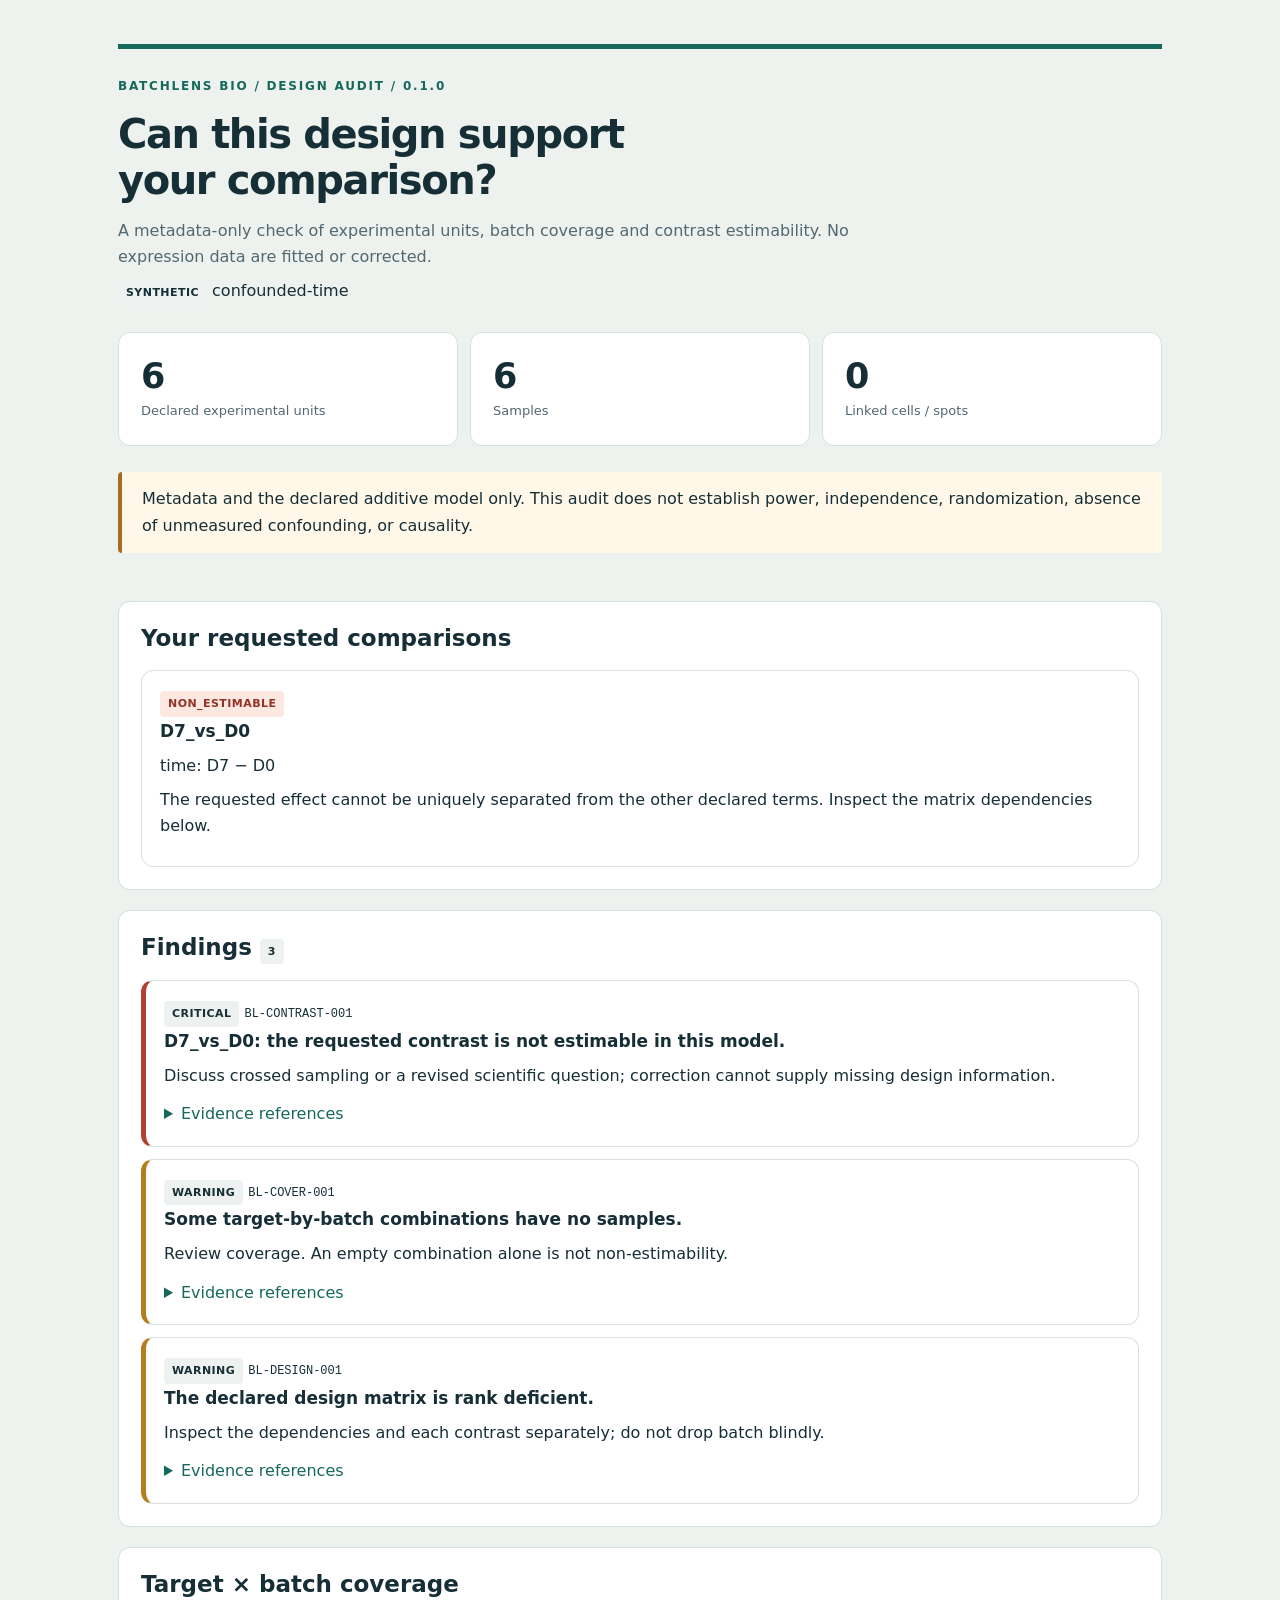
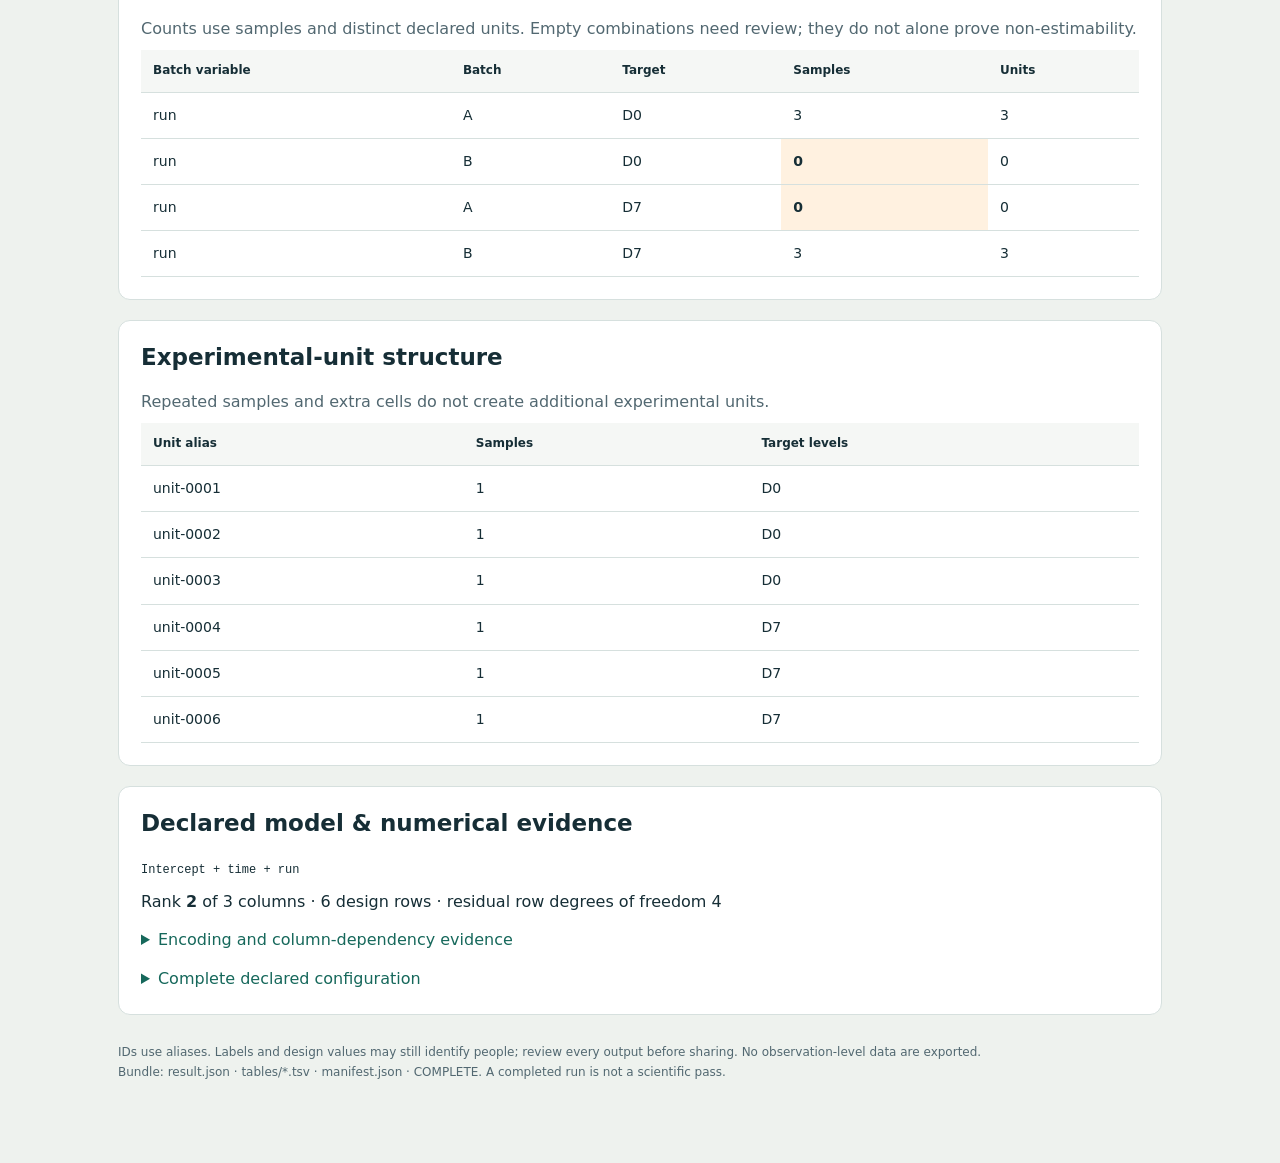
<file: docs/demo.html>
<!doctype html>
<html lang="en">
<head>
<meta charset="utf-8"><meta name="viewport" content="width=device-width,initial-scale=1">
<meta http-equiv="Content-Security-Policy" content="default-src 'none'; style-src 'unsafe-inline'; img-src data:; base-uri 'none'; form-action 'none'">
<title>BatchLens · Experimental design audit</title>
<style>
:root{color-scheme:light;--ink:#162e36;--muted:#526871;--line:#d6e0de;--teal:#16685b;--paper:#fff}
*{box-sizing:border-box}body{margin:0;background:#eef2ee;color:var(--ink);font:16px/1.65 system-ui,sans-serif}
main{max-width:1100px;margin:auto;padding:44px 28px 80px}header{border-top:5px solid var(--teal);padding:28px 0}
.eyebrow{font-size:12px;letter-spacing:.15em;text-transform:uppercase;color:var(--teal);font-weight:750}
h1{font-size:40px;line-height:1.16;letter-spacing:-.035em;margin:14px 0}h2{font-size:23px;line-height:1.3;margin:0 0 16px}
h3{font-size:17px;margin:0 0 6px}p{margin:8px 0}.muted,small{color:var(--muted)}
.intro{max-width:760px}.stats{display:grid;grid-template-columns:repeat(3,1fr);gap:12px;margin:26px 0}
.stat,.card,section{background:var(--paper);border:1px solid var(--line);border-radius:12px;padding:22px}
.stat strong{display:block;font-size:35px;line-height:1.2}.stat span{font-size:13px;color:var(--muted)}
section{margin:20px 0}.notice{border-left:4px solid #a96b20;padding:14px 20px;background:#fff8e9;border-radius:4px}
.cards{display:grid;gap:12px}.card{padding:18px}.critical{border-left:5px solid #b34035}.warning{border-left:5px solid #b47d20}.info{border-left:5px solid #698c86}
.badge{display:inline-block;font:700 11px/1.6 system-ui;padding:4px 8px;background:#edf1f0;border-radius:4px;letter-spacing:.04em}
.NON_ESTIMABLE{background:#fce7e1;color:#913426}.ESTIMABLE{background:#e7f0ec;color:#195549}.NOT_ASSESSED{background:#fff0d5;color:#855212}
.scroll{overflow:auto}table{border-collapse:collapse;width:100%;font-size:14px;text-align:left}td,th{padding:11px 12px;border-bottom:1px solid var(--line);vertical-align:top;overflow-wrap:anywhere}th{background:#f5f7f5;font-size:12px}td.empty{background:#fff1e0;font-weight:700}
code{font:12px/1.6 ui-monospace,monospace;overflow-wrap:anywhere}pre{white-space:pre-wrap;background:#f6f8f5;padding:16px;overflow:auto;font-size:12px}details{margin-top:12px}summary{cursor:pointer;color:var(--teal)}
footer{font-size:12px;color:var(--muted);margin-top:28px}a{color:var(--teal)}
@media(max-width:600px){main{padding:22px 14px}h1{font-size:31px}.stats{gap:7px}.stat{padding:12px}.stat strong{font-size:27px}section{padding:17px}}
@media print{body{background:white}main{padding:0}section,.card{break-inside:avoid}details{display:block}}
</style></head>
<body><main>
<header><div class="eyebrow">BatchLens Bio / Design audit / 0.1.0</div>
<h1>Can this design support<br>your comparison?</h1>
<p class="intro muted">A metadata-only check of experimental units, batch coverage and contrast estimability. No expression data are fitted or corrected.</p>
<p><span class="badge">SYNTHETIC</span> confounded-time</p>
<div class="stats">
<div class="stat"><strong>6</strong><span>Declared experimental units</span></div>
<div class="stat"><strong>6</strong><span>Samples</span></div>
<div class="stat"><strong>0</strong><span>Linked cells / spots</span></div>
</div><div class="notice">Metadata and the declared additive model only. This audit does not establish power, independence, randomization, absence of unmeasured confounding, or causality.</div></header>
<section><h2>Your requested comparisons</h2><div class="cards">
<div class="card"><span class="badge NON_ESTIMABLE">NON_ESTIMABLE</span>
<h3>D7_vs_D0</h3><p>time: D7 − D0</p>
<p>The requested effect cannot be uniquely separated from the other declared terms. Inspect the matrix dependencies below.</p>

</div></div></section>
<section><h2>Findings <span class="badge">3</span></h2>

<div class="cards"><div class="card critical">
<span class="badge">CRITICAL</span> <code>BL-CONTRAST-001</code><h3>D7_vs_D0: the requested contrast is not estimable in this model.</h3><p>Discuss crossed sampling or a revised scientific question; correction cannot supply missing design information.</p>
<details><summary>Evidence references</summary><p>JSON pointers in result.json:</p><code>/contrasts/0</code><br><code>/matrix_diagnostics/dependencies</code><br></details>
</div><div class="card warning">
<span class="badge">WARNING</span> <code>BL-COVER-001</code><h3>Some target-by-batch combinations have no samples.</h3><p>Review coverage. An empty combination alone is not non-estimability.</p>
<details><summary>Evidence references</summary><p>JSON pointers in result.json:</p><code>/coverage</code><br></details>
</div><div class="card warning">
<span class="badge">WARNING</span> <code>BL-DESIGN-001</code><h3>The declared design matrix is rank deficient.</h3><p>Inspect the dependencies and each contrast separately; do not drop batch blindly.</p>
<details><summary>Evidence references</summary><p>JSON pointers in result.json:</p><code>/matrix_diagnostics/dependencies</code><br></details>
</div></div></section>
<section><h2>Target × batch coverage</h2><p class="muted">Counts use samples and distinct declared units. Empty combinations need review; they do not alone prove non-estimability.</p>
<div class="scroll"><table><thead><tr><th>Batch variable</th><th>Batch</th><th>Target</th><th>Samples</th><th>Units</th></tr></thead><tbody>
<tr><td>run</td><td>A</td><td>D0</td><td class="">3</td><td>3</td></tr><tr><td>run</td><td>B</td><td>D0</td><td class="empty">0</td><td>0</td></tr><tr><td>run</td><td>A</td><td>D7</td><td class="empty">0</td><td>0</td></tr><tr><td>run</td><td>B</td><td>D7</td><td class="">3</td><td>3</td></tr>
</tbody></table></div></section>
<section><h2>Experimental-unit structure</h2><p class="muted">Repeated samples and extra cells do not create additional experimental units.</p><div class="scroll"><table><tr><th>Unit alias</th><th>Samples</th><th>Target levels</th></tr>
<tr><td>unit-0001</td><td>1</td><td>D0</td></tr><tr><td>unit-0002</td><td>1</td><td>D0</td></tr><tr><td>unit-0003</td><td>1</td><td>D0</td></tr><tr><td>unit-0004</td><td>1</td><td>D7</td></tr><tr><td>unit-0005</td><td>1</td><td>D7</td></tr><tr><td>unit-0006</td><td>1</td><td>D7</td></tr></table></div></section>

<section><h2>Declared model &amp; numerical evidence</h2>
<p><code>Intercept + time + run</code></p>
<p>Rank <strong>2</strong> of 3 columns · 6 design rows · residual row degrees of freedom 4</p>
<details><summary>Encoding and column-dependency evidence</summary><div class="scroll"><table><tr><th>Column index</th><th>Variable</th><th>Level / kind</th></tr>
<tr><td>0</td><td>Intercept</td><td>intercept</td></tr><tr><td>1</td><td>time</td><td>D7</td></tr><tr><td>2</td><td>run</td><td>B</td></tr></table></div>
<p>Each dependency vector below follows that column order and satisfies Xv ≈ 0. Individual contrasts are checked against the row space.</p><pre>[[-0.0, 1.0, -1.0]]</pre><p>Rank tolerance: <code>4.2638060825584685e-15</code></p>
<p>D7_vs_D0 residual: <code>0.7071067811865475</code> / tolerance <code>1e-10</code></p></details>

<details><summary>Complete declared configuration</summary><pre>{
  "adjust_for": [
    "run"
  ],
  "contrasts": [
    {
      "denominator": "D0",
      "id": "D7_vs_D0",
      "numerator": "D7"
    }
  ],
  "design_mode": "independent",
  "sample_id": "sample_id",
  "schema_version": "1.0",
  "target": "time",
  "unit_id": "unit_id",
  "variables": {
    "run": {
      "levels": [
        "A",
        "B"
      ],
      "reference": "A",
      "role": "batch",
      "type": "categorical"
    },
    "time": {
      "levels": [
        "D0",
        "D7"
      ],
      "reference": "D0",
      "role": "target",
      "type": "categorical"
    }
  }
}</pre></details></section>
<footer>IDs use aliases. Labels and design values may still identify people; review every output before sharing. No observation-level data are exported.<br>Bundle: result.json · tables/*.tsv · manifest.json · COMPLETE. A completed run is not a scientific pass.</footer>
</main></body></html>
</file>
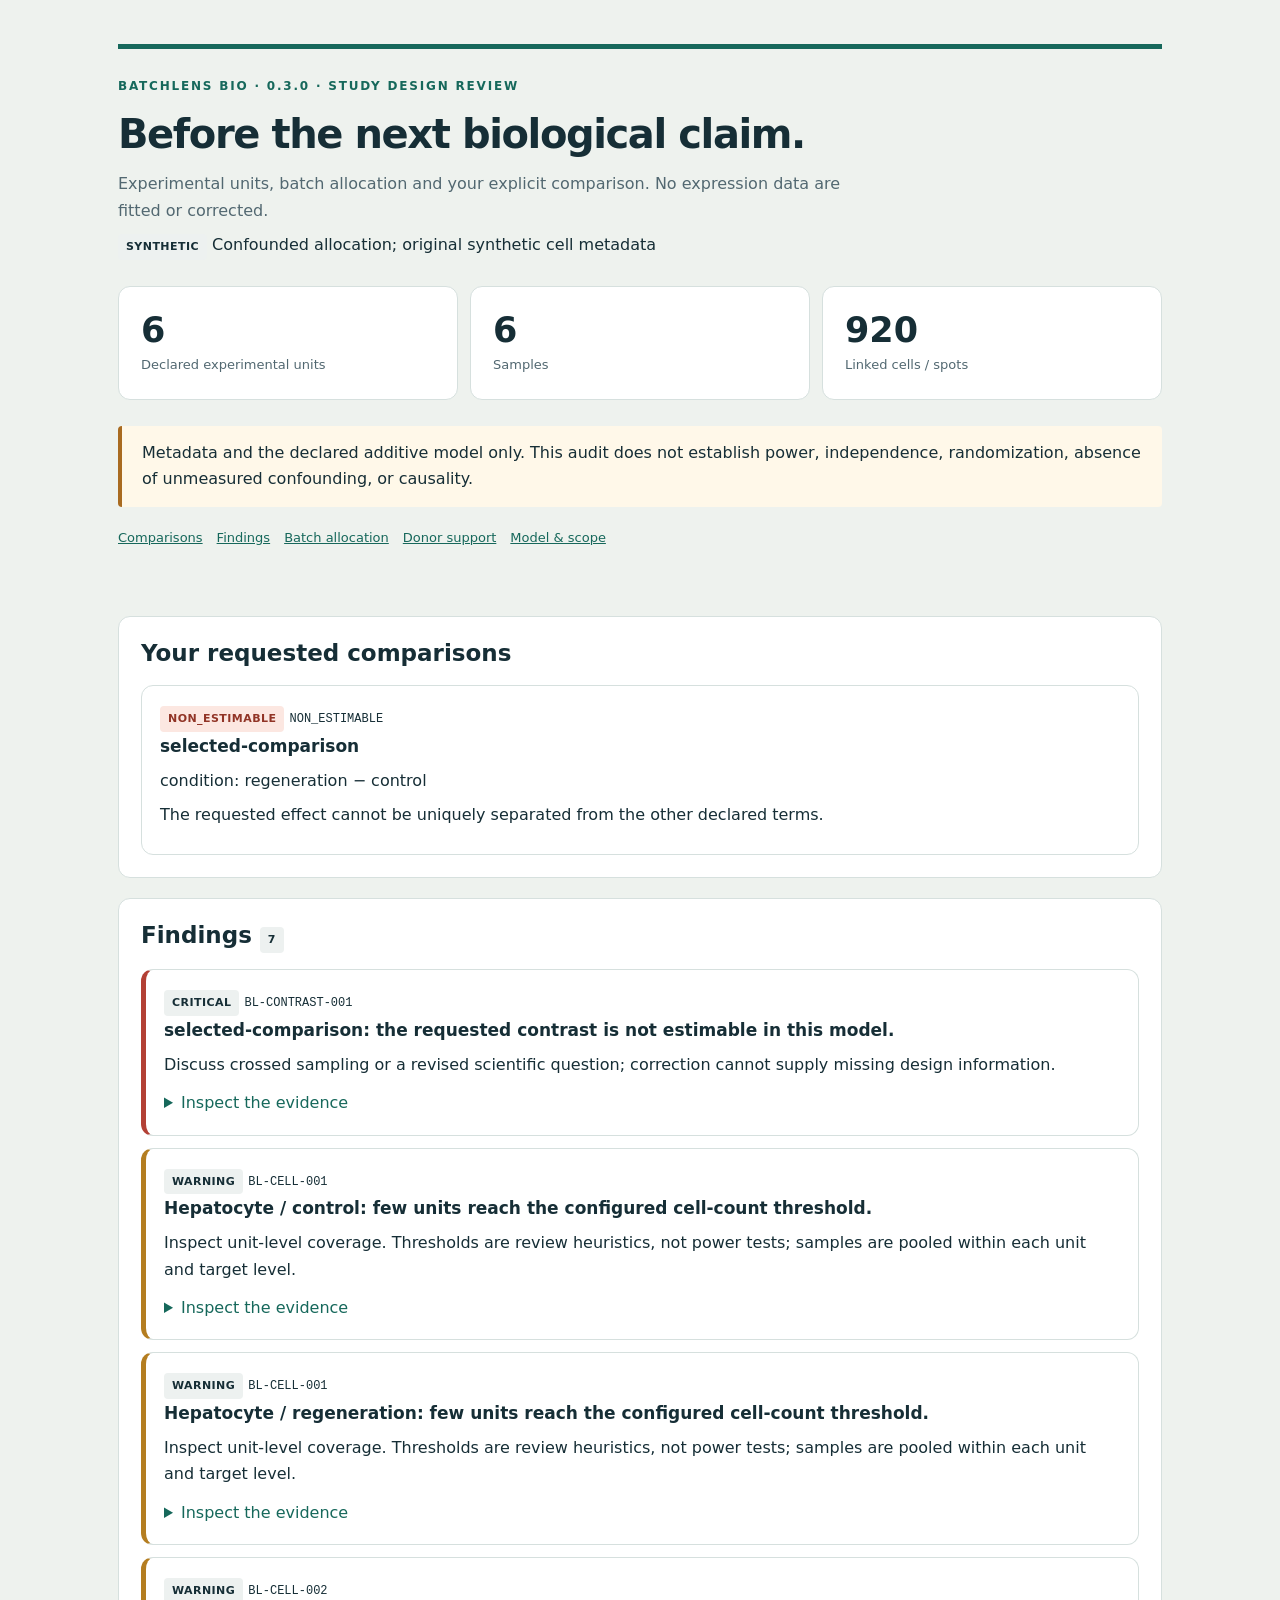
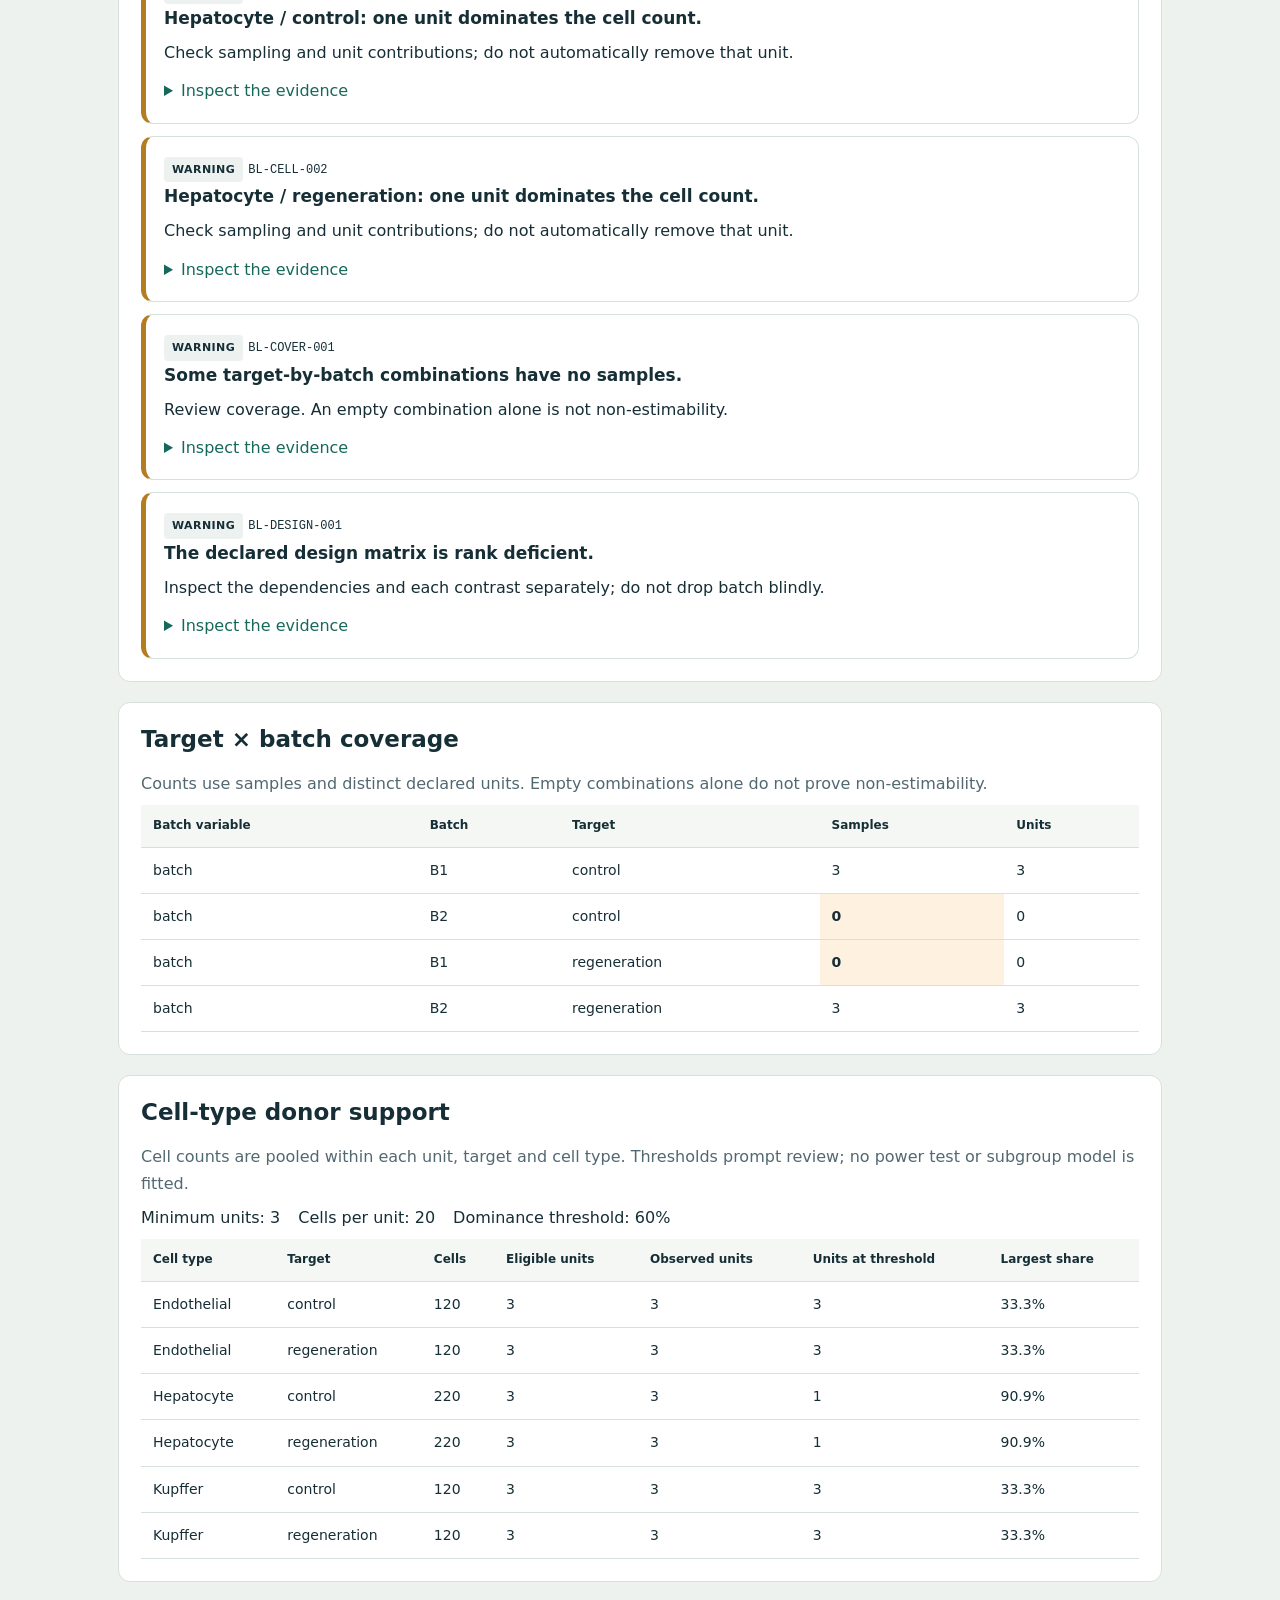
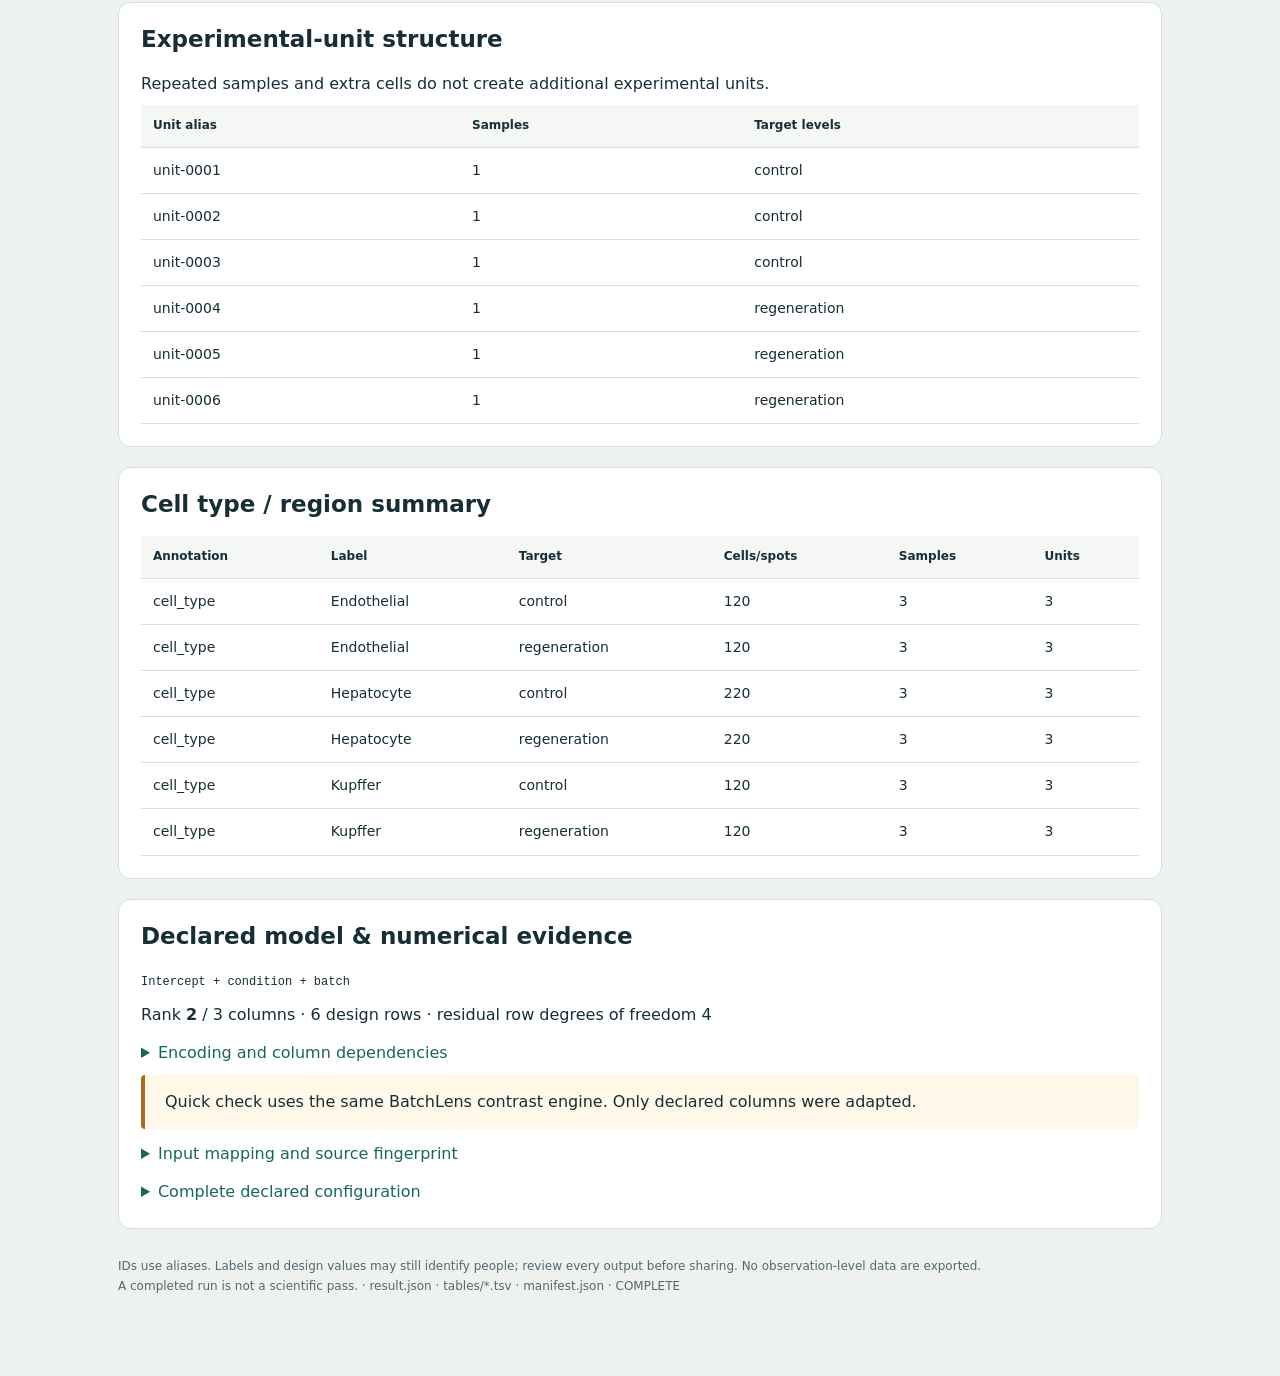
<file: docs/quick-demo.en.html>
<!doctype html>
<html lang="en"><head><meta charset="utf-8"><meta name="viewport" content="width=device-width,initial-scale=1">
<meta http-equiv="Content-Security-Policy" content="default-src 'none'; style-src 'unsafe-inline'; img-src data:; base-uri 'none'; form-action 'none'">
<title>BatchLens · Experimental design audit</title><style>
:root{color-scheme:light;--ink:#162e36;--muted:#526871;--line:#d6e0de;--teal:#16685b;--paper:#fff}
*{box-sizing:border-box}body{margin:0;background:#eef2ee;color:var(--ink);font:16px/1.65 system-ui,sans-serif}
main{max-width:1100px;margin:auto;padding:44px 28px 80px}header{border-top:5px solid var(--teal);padding:28px 0}
.eyebrow{font-size:12px;letter-spacing:.15em;text-transform:uppercase;color:var(--teal);font-weight:750}
h1{font-size:40px;line-height:1.16;letter-spacing:-.035em;margin:14px 0}h2{font-size:23px;line-height:1.3;margin:0 0 16px}
h3{font-size:17px;margin:0 0 6px}p{margin:8px 0}.muted,small{color:var(--muted)}
.intro{max-width:760px}.stats{display:grid;grid-template-columns:repeat(3,1fr);gap:12px;margin:26px 0}
.stat,.card,section{background:var(--paper);border:1px solid var(--line);border-radius:12px;padding:22px}
.stat strong{display:block;font-size:35px;line-height:1.2}.stat span{font-size:13px;color:var(--muted)}
section{margin:20px 0}.notice{border-left:4px solid #a96b20;padding:14px 20px;background:#fff8e9;border-radius:4px}
.cards{display:grid;gap:12px}.card{padding:18px}.critical{border-left:5px solid #b34035}.warning{border-left:5px solid #b47d20}.info{border-left:5px solid #698c86}
.badge{display:inline-block;font:700 11px/1.6 system-ui;padding:4px 8px;background:#edf1f0;border-radius:4px;letter-spacing:.04em}
.NON_ESTIMABLE{background:#fce7e1;color:#913426}.ESTIMABLE{background:#e7f0ec;color:#195549}.NOT_ASSESSED{background:#fff0d5;color:#855212}
.scroll{overflow:auto}table{border-collapse:collapse;width:100%;font-size:14px;text-align:left}td,th{padding:11px 12px;border-bottom:1px solid var(--line);vertical-align:top;overflow-wrap:anywhere}th{background:#f5f7f5;font-size:12px}td.empty{background:#fff1e0;font-weight:700}
code{font:12px/1.6 ui-monospace,monospace;overflow-wrap:anywhere}pre{white-space:pre-wrap;background:#f6f8f5;padding:16px;overflow:auto;font-size:12px}details{margin-top:12px}summary{cursor:pointer;color:var(--teal)}
footer{font-size:12px;color:var(--muted);margin-top:28px}a{color:var(--teal)}
@media(max-width:600px){main{padding:22px 14px}h1{font-size:31px}.stats{gap:7px}.stat{padding:12px}.stat strong{font-size:27px}section{padding:17px}}
@media print{body{background:white}main{padding:0}section,.card{break-inside:avoid}details{display:block}}

.stat,section,.card{min-width:0}.scroll{max-width:100%}table{min-width:600px}nav{display:flex;gap:14px;flex-wrap:wrap;margin:20px 0}nav a{font-size:13px}details pre{max-height:480px}.thresholds{display:flex;gap:18px;flex-wrap:wrap}.notice{overflow-wrap:anywhere}summary:focus-visible,a:focus-visible{outline:3px solid #77ad98;outline-offset:3px}section{scroll-margin-top:20px}
@media print{details>*{display:block!important}details pre{max-height:none}.scroll{overflow:visible}table{min-width:0}}
</style></head><body><main><header><div class="eyebrow">BatchLens Bio · 0.3.0 · Study design review</div>
<h1>Before the next biological claim.</h1>
<p class="intro muted">Experimental units, batch allocation and your explicit comparison. No expression data are fitted or corrected.</p>
<p><span class="badge">SYNTHETIC</span> Confounded allocation; original synthetic cell metadata</p>
<div class="stats"><div class="stat"><strong>6</strong><span>Declared experimental units</span></div><div class="stat"><strong>6</strong><span>Samples</span></div><div class="stat"><strong>920</strong><span>Linked cells / spots</span></div></div>
<div class="notice">Metadata and the declared additive model only. This audit does not establish power, independence, randomization, absence of unmeasured confounding, or causality.</div>
<nav aria-label="Report sections"><a href="#comparisons">Comparisons</a><a href="#findings">Findings</a><a href="#allocation">Batch allocation</a><a href="#cell-support">Donor support</a><a href="#model">Model &amp; scope</a></nav></header>
<section id="comparisons"><h2>Your requested comparisons</h2><div class="cards">
<div class="card"><span class="badge NON_ESTIMABLE">NON_ESTIMABLE</span> <code>NON_ESTIMABLE</code><h3>selected-comparison</h3><p>condition: regeneration − control</p>
<p>The requested effect cannot be uniquely separated from the other declared terms.</p></div></div></section>
<section id="findings"><h2>Findings <span class="badge">7</span></h2>
<div class="cards"><article class="card critical"><span class="badge">CRITICAL</span> <code>BL-CONTRAST-001</code><h3>selected-comparison: the requested contrast is not estimable in this model.</h3><p>Discuss crossed sampling or a revised scientific question; correction cannot supply missing design information.</p><details><summary>Inspect the evidence</summary><pre>[
  {
    "denominator": "control",
    "id": "selected-comparison",
    "numerator": "regeneration",
    "row_space_residual": 0.7071067811865474,
    "status": "NON_ESTIMABLE",
    "tolerance": 1e-10,
    "vector": [
      0.0,
      1.0,
      0.0
    ]
  },
  [
    [
      -0.0,
      1.0,
      -1.0
    ]
  ]
]</pre><p>JSON pointers in result.json:</p><code>/contrasts/0</code><br><code>/matrix_diagnostics/dependencies</code><br></details></article><article class="card warning"><span class="badge">WARNING</span> <code>BL-CELL-001</code><h3>Hepatocyte / control: few units reach the configured cell-count threshold.</h3><p>Inspect unit-level coverage. Thresholds are review heuristics, not power tests; samples are pooled within each unit and target level.</p><details><summary>Inspect the evidence</summary><pre>[
  {
    "cell_type": "Hepatocyte",
    "cells": 220,
    "dominance_threshold": 0.6,
    "eligible_units": 3,
    "largest_unit_share": 0.9090909090909091,
    "min_cells": 20,
    "min_units": 3,
    "observed_units": 3,
    "supported_units": 1,
    "target_level": "control"
  }
]</pre><p>JSON pointers in result.json:</p><code>/cell_support/2</code><br></details></article><article class="card warning"><span class="badge">WARNING</span> <code>BL-CELL-001</code><h3>Hepatocyte / regeneration: few units reach the configured cell-count threshold.</h3><p>Inspect unit-level coverage. Thresholds are review heuristics, not power tests; samples are pooled within each unit and target level.</p><details><summary>Inspect the evidence</summary><pre>[
  {
    "cell_type": "Hepatocyte",
    "cells": 220,
    "dominance_threshold": 0.6,
    "eligible_units": 3,
    "largest_unit_share": 0.9090909090909091,
    "min_cells": 20,
    "min_units": 3,
    "observed_units": 3,
    "supported_units": 1,
    "target_level": "regeneration"
  }
]</pre><p>JSON pointers in result.json:</p><code>/cell_support/3</code><br></details></article><article class="card warning"><span class="badge">WARNING</span> <code>BL-CELL-002</code><h3>Hepatocyte / control: one unit dominates the cell count.</h3><p>Check sampling and unit contributions; do not automatically remove that unit.</p><details><summary>Inspect the evidence</summary><pre>[
  {
    "cell_type": "Hepatocyte",
    "cells": 220,
    "dominance_threshold": 0.6,
    "eligible_units": 3,
    "largest_unit_share": 0.9090909090909091,
    "min_cells": 20,
    "min_units": 3,
    "observed_units": 3,
    "supported_units": 1,
    "target_level": "control"
  }
]</pre><p>JSON pointers in result.json:</p><code>/cell_support/2</code><br></details></article><article class="card warning"><span class="badge">WARNING</span> <code>BL-CELL-002</code><h3>Hepatocyte / regeneration: one unit dominates the cell count.</h3><p>Check sampling and unit contributions; do not automatically remove that unit.</p><details><summary>Inspect the evidence</summary><pre>[
  {
    "cell_type": "Hepatocyte",
    "cells": 220,
    "dominance_threshold": 0.6,
    "eligible_units": 3,
    "largest_unit_share": 0.9090909090909091,
    "min_cells": 20,
    "min_units": 3,
    "observed_units": 3,
    "supported_units": 1,
    "target_level": "regeneration"
  }
]</pre><p>JSON pointers in result.json:</p><code>/cell_support/3</code><br></details></article><article class="card warning"><span class="badge">WARNING</span> <code>BL-COVER-001</code><h3>Some target-by-batch combinations have no samples.</h3><p>Review coverage. An empty combination alone is not non-estimability.</p><details><summary>Inspect the evidence</summary><pre>[
  [
    {
      "batch_level": "B1",
      "batch_variable": "batch",
      "samples": 3,
      "target_level": "control",
      "units": 3
    },
    {
      "batch_level": "B2",
      "batch_variable": "batch",
      "samples": 0,
      "target_level": "control",
      "units": 0
    },
    {
      "batch_level": "B1",
      "batch_variable": "batch",
      "samples": 0,
      "target_level": "regeneration",
      "units": 0
    },
    {
      "batch_level": "B2",
      "batch_variable": "batch",
      "samples": 3,
      "target_level": "regeneration",
      "units": 3
    }
  ]
]</pre><p>JSON pointers in result.json:</p><code>/coverage</code><br></details></article><article class="card warning"><span class="badge">WARNING</span> <code>BL-DESIGN-001</code><h3>The declared design matrix is rank deficient.</h3><p>Inspect the dependencies and each contrast separately; do not drop batch blindly.</p><details><summary>Inspect the evidence</summary><pre>[
  [
    [
      -0.0,
      1.0,
      -1.0
    ]
  ]
]</pre><p>JSON pointers in result.json:</p><code>/matrix_diagnostics/dependencies</code><br></details></article></div></section>
<section id="allocation"><h2>Target × batch coverage</h2><p class="muted">Counts use samples and distinct declared units. Empty combinations alone do not prove non-estimability.</p><div class="scroll" tabindex="0"><table><thead><tr><th>Batch variable</th><th>Batch</th><th>Target</th><th>Samples</th><th>Units</th></tr></thead><tbody><tr><td>batch</td><td>B1</td><td>control</td><td class="">3</td><td>3</td></tr><tr><td>batch</td><td>B2</td><td>control</td><td class="empty">0</td><td>0</td></tr><tr><td>batch</td><td>B1</td><td>regeneration</td><td class="empty">0</td><td>0</td></tr><tr><td>batch</td><td>B2</td><td>regeneration</td><td class="">3</td><td>3</td></tr></tbody></table></div></section>
<section id="cell-support"><h2>Cell-type donor support</h2><p class="muted">Cell counts are pooled within each unit, target and cell type. Thresholds prompt review; no power test or subgroup model is fitted.</p><p class="thresholds"><span>Minimum units: 3</span><span>Cells per unit: 20</span><span>Dominance threshold: 60%</span></p>
<div class="scroll" tabindex="0"><table><thead><tr><th>Cell type</th><th>Target</th><th>Cells</th><th>Eligible units</th><th>Observed units</th><th>Units at threshold</th><th>Largest share</th></tr></thead><tbody><tr><td>Endothelial</td><td>control</td><td>120</td><td>3</td><td>3</td><td>3</td><td>33.3%</td></tr><tr><td>Endothelial</td><td>regeneration</td><td>120</td><td>3</td><td>3</td><td>3</td><td>33.3%</td></tr><tr><td>Hepatocyte</td><td>control</td><td>220</td><td>3</td><td>3</td><td>1</td><td>90.9%</td></tr><tr><td>Hepatocyte</td><td>regeneration</td><td>220</td><td>3</td><td>3</td><td>1</td><td>90.9%</td></tr><tr><td>Kupffer</td><td>control</td><td>120</td><td>3</td><td>3</td><td>3</td><td>33.3%</td></tr><tr><td>Kupffer</td><td>regeneration</td><td>120</td><td>3</td><td>3</td><td>3</td><td>33.3%</td></tr></tbody></table></div></section>
<section><h2>Experimental-unit structure</h2><p>Repeated samples and extra cells do not create additional experimental units.</p><div class="scroll" tabindex="0"><table><tr><th>Unit alias</th><th>Samples</th><th>Target levels</th></tr><tr><td>unit-0001</td><td>1</td><td>control</td></tr><tr><td>unit-0002</td><td>1</td><td>control</td></tr><tr><td>unit-0003</td><td>1</td><td>control</td></tr><tr><td>unit-0004</td><td>1</td><td>regeneration</td></tr><tr><td>unit-0005</td><td>1</td><td>regeneration</td></tr><tr><td>unit-0006</td><td>1</td><td>regeneration</td></tr></table></div></section>
<section><h2>Cell type / region summary</h2><div class="scroll" tabindex="0"><table><tr><th>Annotation</th><th>Label</th><th>Target</th><th>Cells/spots</th><th>Samples</th><th>Units</th></tr><tr><td>cell_type</td><td>Endothelial</td><td>control</td><td>120</td><td>3</td><td>3</td></tr><tr><td>cell_type</td><td>Endothelial</td><td>regeneration</td><td>120</td><td>3</td><td>3</td></tr><tr><td>cell_type</td><td>Hepatocyte</td><td>control</td><td>220</td><td>3</td><td>3</td></tr><tr><td>cell_type</td><td>Hepatocyte</td><td>regeneration</td><td>220</td><td>3</td><td>3</td></tr><tr><td>cell_type</td><td>Kupffer</td><td>control</td><td>120</td><td>3</td><td>3</td></tr><tr><td>cell_type</td><td>Kupffer</td><td>regeneration</td><td>120</td><td>3</td><td>3</td></tr></table></div></section>
<section id="model"><h2>Declared model &amp; numerical evidence</h2><p><code>Intercept + condition + batch</code></p>
<p>Rank <strong>2</strong> / 3 columns · 6 design rows · residual row degrees of freedom 4</p><details><summary>Encoding and column dependencies</summary><div class="scroll" tabindex="0"><table><tr><th>Index</th><th>Variable</th><th>Level / kind</th></tr><tr><td>0</td><td>Intercept</td><td>intercept</td></tr><tr><td>1</td><td>condition</td><td>regeneration</td></tr><tr><td>2</td><td>batch</td><td>B2</td></tr></table></div><p>Each dependency follows the column order above and satisfies Xv ≈ 0. Contrasts are checked against the row space.</p><pre>[[-0.0, 1.0, -1.0]]</pre><p>Rank tolerance: <code>4.2638060825584685e-15</code></p><p>selected-comparison: residual 0.7071067811865474 / tolerance 1e-10</p></details>
<p class="notice">Quick check uses the same BatchLens contrast engine. Only declared columns were adapted. </p><details><summary>Input mapping and source fingerprint</summary><pre>{
  "cell_id_uniqueness": "checked",
  "column_mapping": {
    "batch": "batch",
    "cell_id": "cell_id",
    "cell_type": "cell_type",
    "sample": "sample",
    "target": "condition",
    "timepoint": null,
    "unit": "donor"
  },
  "mode": "quick",
  "rows": 920,
  "source_sha256": "24dd5c13d4c8688c847206e9fda8e0840def886a359452a6e33033a51ae9ba6a"
}</pre></details>
<details><summary>Complete declared configuration</summary><pre>{
  "adjust_for": [
    "batch"
  ],
  "cell_coverage": {
    "dominance": 0.6,
    "min_cells": 20,
    "min_units": 3
  },
  "contrasts": [
    {
      "denominator": "control",
      "id": "selected-comparison",
      "numerator": "regeneration"
    }
  ],
  "design_mode": "independent",
  "sample_id": "sample_id",
  "schema_version": "1.0",
  "target": "condition",
  "unit_id": "unit_id",
  "variables": {
    "batch": {
      "levels": [
        "B1",
        "B2"
      ],
      "reference": "B1",
      "role": "batch",
      "type": "categorical"
    },
    "condition": {
      "levels": [
        "control",
        "regeneration"
      ],
      "reference": "control",
      "role": "target",
      "type": "categorical"
    }
  }
}</pre></details></section>
<footer>IDs use aliases. Labels and design values may still identify people; review every output before sharing. No observation-level data are exported.<br>A completed run is not a scientific pass. · result.json · tables/*.tsv · manifest.json · COMPLETE</footer></main></body></html>
</file>
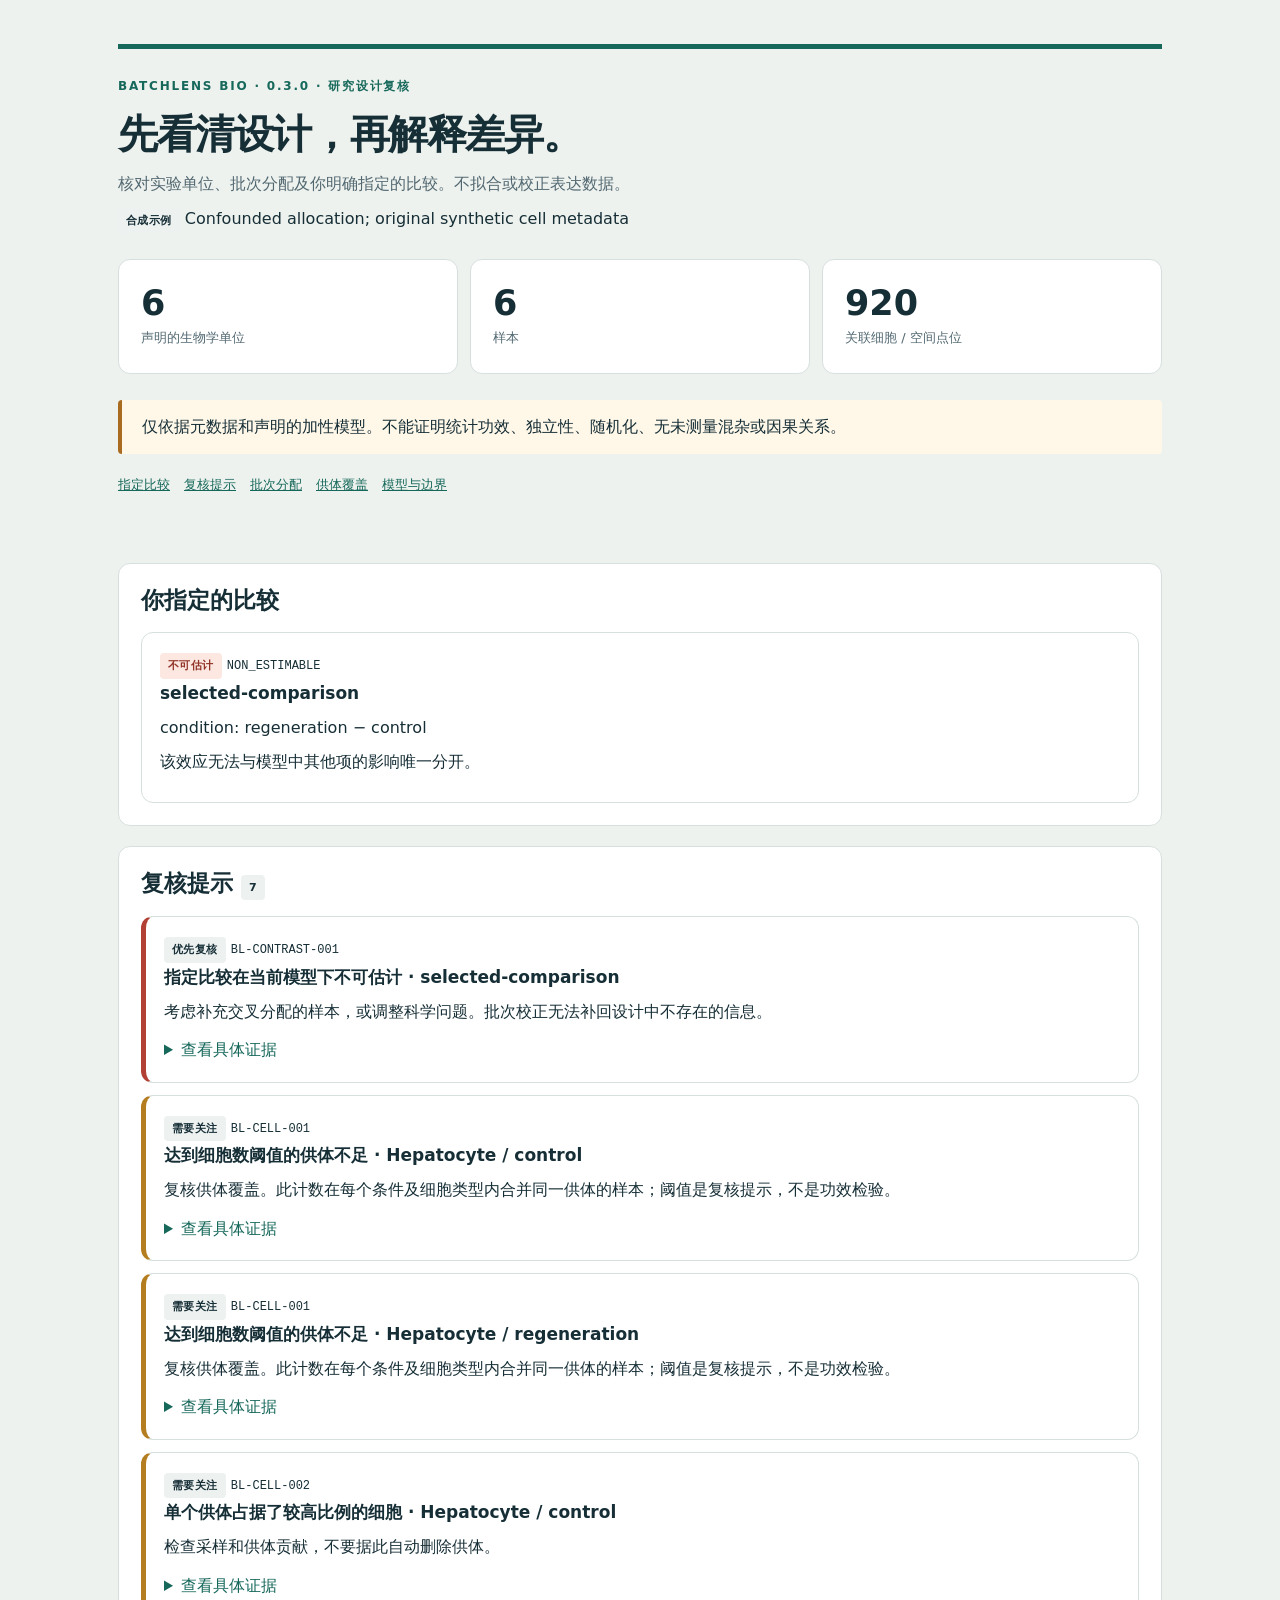
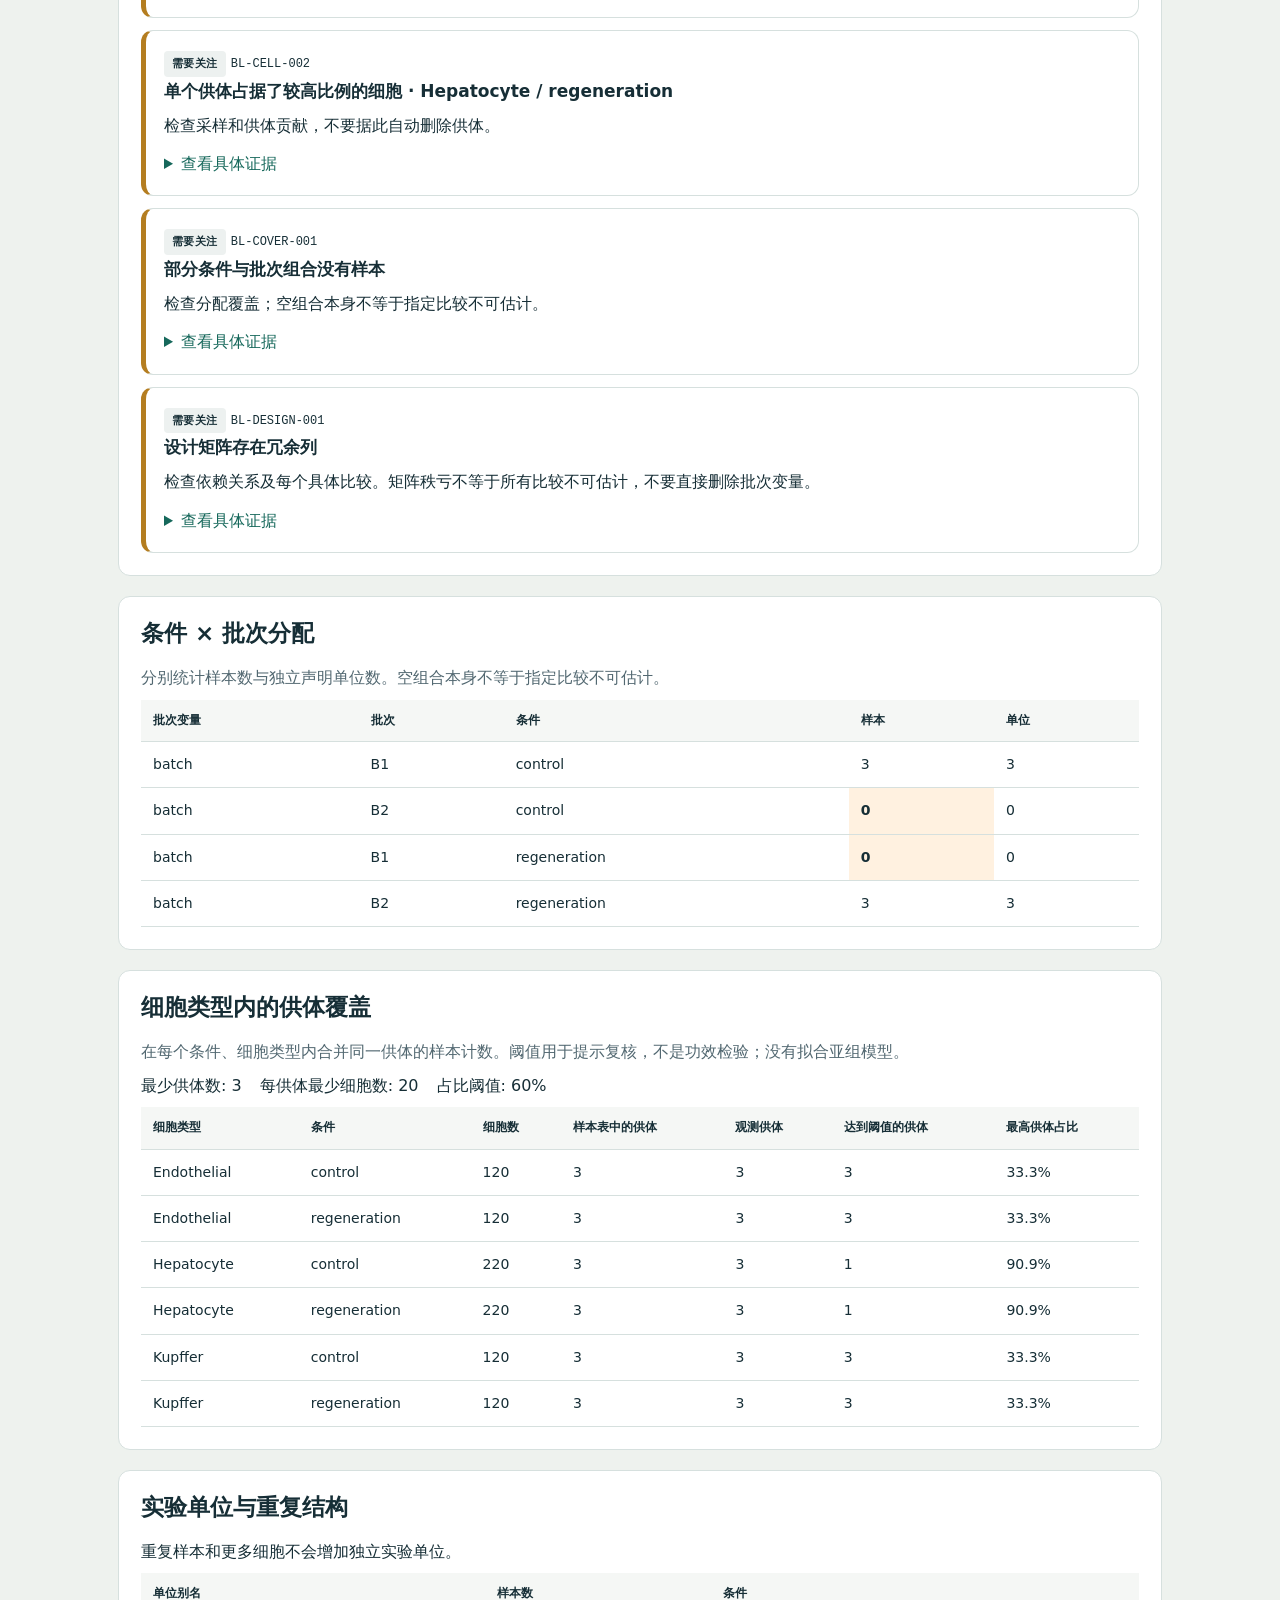
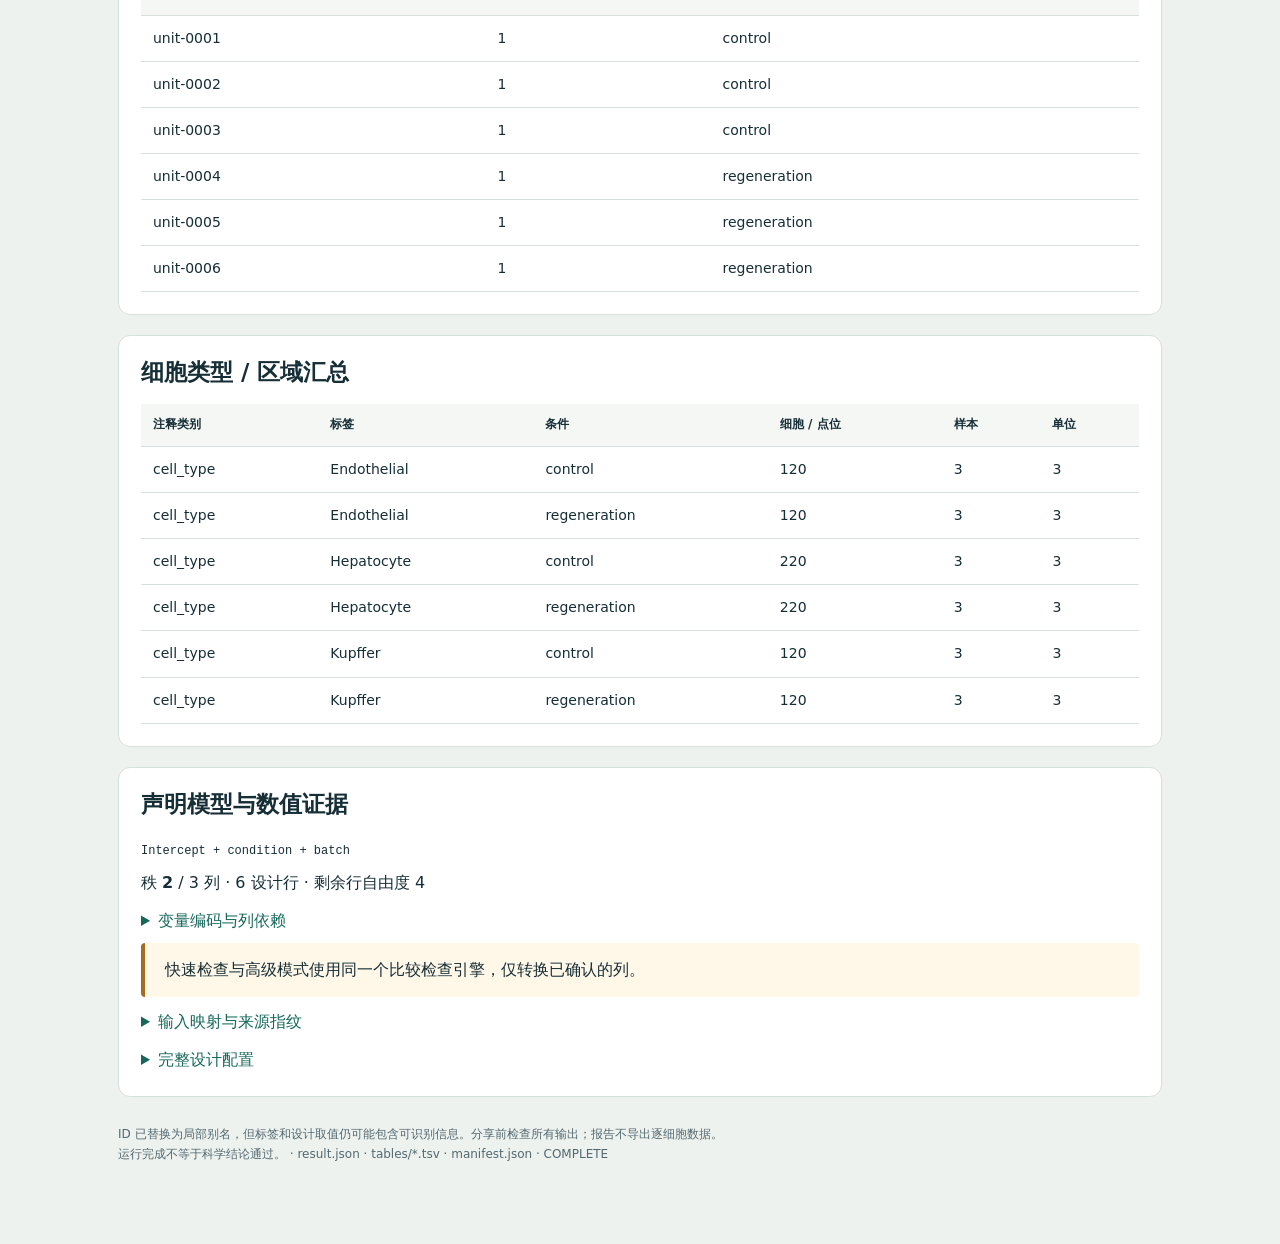
<file: docs/quick-demo.zh.html>
<!doctype html>
<html lang="zh"><head><meta charset="utf-8"><meta name="viewport" content="width=device-width,initial-scale=1">
<meta http-equiv="Content-Security-Policy" content="default-src 'none'; style-src 'unsafe-inline'; img-src data:; base-uri 'none'; form-action 'none'">
<title>BatchLens · 实验设计审计</title><style>
:root{color-scheme:light;--ink:#162e36;--muted:#526871;--line:#d6e0de;--teal:#16685b;--paper:#fff}
*{box-sizing:border-box}body{margin:0;background:#eef2ee;color:var(--ink);font:16px/1.65 system-ui,sans-serif}
main{max-width:1100px;margin:auto;padding:44px 28px 80px}header{border-top:5px solid var(--teal);padding:28px 0}
.eyebrow{font-size:12px;letter-spacing:.15em;text-transform:uppercase;color:var(--teal);font-weight:750}
h1{font-size:40px;line-height:1.16;letter-spacing:-.035em;margin:14px 0}h2{font-size:23px;line-height:1.3;margin:0 0 16px}
h3{font-size:17px;margin:0 0 6px}p{margin:8px 0}.muted,small{color:var(--muted)}
.intro{max-width:760px}.stats{display:grid;grid-template-columns:repeat(3,1fr);gap:12px;margin:26px 0}
.stat,.card,section{background:var(--paper);border:1px solid var(--line);border-radius:12px;padding:22px}
.stat strong{display:block;font-size:35px;line-height:1.2}.stat span{font-size:13px;color:var(--muted)}
section{margin:20px 0}.notice{border-left:4px solid #a96b20;padding:14px 20px;background:#fff8e9;border-radius:4px}
.cards{display:grid;gap:12px}.card{padding:18px}.critical{border-left:5px solid #b34035}.warning{border-left:5px solid #b47d20}.info{border-left:5px solid #698c86}
.badge{display:inline-block;font:700 11px/1.6 system-ui;padding:4px 8px;background:#edf1f0;border-radius:4px;letter-spacing:.04em}
.NON_ESTIMABLE{background:#fce7e1;color:#913426}.ESTIMABLE{background:#e7f0ec;color:#195549}.NOT_ASSESSED{background:#fff0d5;color:#855212}
.scroll{overflow:auto}table{border-collapse:collapse;width:100%;font-size:14px;text-align:left}td,th{padding:11px 12px;border-bottom:1px solid var(--line);vertical-align:top;overflow-wrap:anywhere}th{background:#f5f7f5;font-size:12px}td.empty{background:#fff1e0;font-weight:700}
code{font:12px/1.6 ui-monospace,monospace;overflow-wrap:anywhere}pre{white-space:pre-wrap;background:#f6f8f5;padding:16px;overflow:auto;font-size:12px}details{margin-top:12px}summary{cursor:pointer;color:var(--teal)}
footer{font-size:12px;color:var(--muted);margin-top:28px}a{color:var(--teal)}
@media(max-width:600px){main{padding:22px 14px}h1{font-size:31px}.stats{gap:7px}.stat{padding:12px}.stat strong{font-size:27px}section{padding:17px}}
@media print{body{background:white}main{padding:0}section,.card{break-inside:avoid}details{display:block}}

.stat,section,.card{min-width:0}.scroll{max-width:100%}table{min-width:600px}nav{display:flex;gap:14px;flex-wrap:wrap;margin:20px 0}nav a{font-size:13px}details pre{max-height:480px}.thresholds{display:flex;gap:18px;flex-wrap:wrap}.notice{overflow-wrap:anywhere}summary:focus-visible,a:focus-visible{outline:3px solid #77ad98;outline-offset:3px}section{scroll-margin-top:20px}
@media print{details>*{display:block!important}details pre{max-height:none}.scroll{overflow:visible}table{min-width:0}}
</style></head><body><main><header><div class="eyebrow">BatchLens Bio · 0.3.0 · 研究设计复核</div>
<h1>先看清设计，再解释差异。</h1>
<p class="intro muted">核对实验单位、批次分配及你明确指定的比较。不拟合或校正表达数据。</p>
<p><span class="badge">合成示例</span> Confounded allocation; original synthetic cell metadata</p>
<div class="stats"><div class="stat"><strong>6</strong><span>声明的生物学单位</span></div><div class="stat"><strong>6</strong><span>样本</span></div><div class="stat"><strong>920</strong><span>关联细胞 / 空间点位</span></div></div>
<div class="notice">仅依据元数据和声明的加性模型。不能证明统计功效、独立性、随机化、无未测量混杂或因果关系。</div>
<nav aria-label="报告章节"><a href="#comparisons">指定比较</a><a href="#findings">复核提示</a><a href="#allocation">批次分配</a><a href="#cell-support">供体覆盖</a><a href="#model">模型与边界</a></nav></header>
<section id="comparisons"><h2>你指定的比较</h2><div class="cards">
<div class="card"><span class="badge NON_ESTIMABLE">不可估计</span> <code>NON_ESTIMABLE</code><h3>selected-comparison</h3><p>condition: regeneration − control</p>
<p>该效应无法与模型中其他项的影响唯一分开。</p></div></div></section>
<section id="findings"><h2>复核提示 <span class="badge">7</span></h2>
<div class="cards"><article class="card critical"><span class="badge">优先复核</span> <code>BL-CONTRAST-001</code><h3>指定比较在当前模型下不可估计 · selected-comparison</h3><p>考虑补充交叉分配的样本，或调整科学问题。批次校正无法补回设计中不存在的信息。</p><details><summary>查看具体证据</summary><pre>[
  {
    "denominator": "control",
    "id": "selected-comparison",
    "numerator": "regeneration",
    "row_space_residual": 0.7071067811865474,
    "status": "NON_ESTIMABLE",
    "tolerance": 1e-10,
    "vector": [
      0.0,
      1.0,
      0.0
    ]
  },
  [
    [
      -0.0,
      1.0,
      -1.0
    ]
  ]
]</pre><p>result.json 中的证据位置：</p><code>/contrasts/0</code><br><code>/matrix_diagnostics/dependencies</code><br></details></article><article class="card warning"><span class="badge">需要关注</span> <code>BL-CELL-001</code><h3>达到细胞数阈值的供体不足 · Hepatocyte / control</h3><p>复核供体覆盖。此计数在每个条件及细胞类型内合并同一供体的样本；阈值是复核提示，不是功效检验。</p><details><summary>查看具体证据</summary><pre>[
  {
    "cell_type": "Hepatocyte",
    "cells": 220,
    "dominance_threshold": 0.6,
    "eligible_units": 3,
    "largest_unit_share": 0.9090909090909091,
    "min_cells": 20,
    "min_units": 3,
    "observed_units": 3,
    "supported_units": 1,
    "target_level": "control"
  }
]</pre><p>result.json 中的证据位置：</p><code>/cell_support/2</code><br></details></article><article class="card warning"><span class="badge">需要关注</span> <code>BL-CELL-001</code><h3>达到细胞数阈值的供体不足 · Hepatocyte / regeneration</h3><p>复核供体覆盖。此计数在每个条件及细胞类型内合并同一供体的样本；阈值是复核提示，不是功效检验。</p><details><summary>查看具体证据</summary><pre>[
  {
    "cell_type": "Hepatocyte",
    "cells": 220,
    "dominance_threshold": 0.6,
    "eligible_units": 3,
    "largest_unit_share": 0.9090909090909091,
    "min_cells": 20,
    "min_units": 3,
    "observed_units": 3,
    "supported_units": 1,
    "target_level": "regeneration"
  }
]</pre><p>result.json 中的证据位置：</p><code>/cell_support/3</code><br></details></article><article class="card warning"><span class="badge">需要关注</span> <code>BL-CELL-002</code><h3>单个供体占据了较高比例的细胞 · Hepatocyte / control</h3><p>检查采样和供体贡献，不要据此自动删除供体。</p><details><summary>查看具体证据</summary><pre>[
  {
    "cell_type": "Hepatocyte",
    "cells": 220,
    "dominance_threshold": 0.6,
    "eligible_units": 3,
    "largest_unit_share": 0.9090909090909091,
    "min_cells": 20,
    "min_units": 3,
    "observed_units": 3,
    "supported_units": 1,
    "target_level": "control"
  }
]</pre><p>result.json 中的证据位置：</p><code>/cell_support/2</code><br></details></article><article class="card warning"><span class="badge">需要关注</span> <code>BL-CELL-002</code><h3>单个供体占据了较高比例的细胞 · Hepatocyte / regeneration</h3><p>检查采样和供体贡献，不要据此自动删除供体。</p><details><summary>查看具体证据</summary><pre>[
  {
    "cell_type": "Hepatocyte",
    "cells": 220,
    "dominance_threshold": 0.6,
    "eligible_units": 3,
    "largest_unit_share": 0.9090909090909091,
    "min_cells": 20,
    "min_units": 3,
    "observed_units": 3,
    "supported_units": 1,
    "target_level": "regeneration"
  }
]</pre><p>result.json 中的证据位置：</p><code>/cell_support/3</code><br></details></article><article class="card warning"><span class="badge">需要关注</span> <code>BL-COVER-001</code><h3>部分条件与批次组合没有样本</h3><p>检查分配覆盖；空组合本身不等于指定比较不可估计。</p><details><summary>查看具体证据</summary><pre>[
  [
    {
      "batch_level": "B1",
      "batch_variable": "batch",
      "samples": 3,
      "target_level": "control",
      "units": 3
    },
    {
      "batch_level": "B2",
      "batch_variable": "batch",
      "samples": 0,
      "target_level": "control",
      "units": 0
    },
    {
      "batch_level": "B1",
      "batch_variable": "batch",
      "samples": 0,
      "target_level": "regeneration",
      "units": 0
    },
    {
      "batch_level": "B2",
      "batch_variable": "batch",
      "samples": 3,
      "target_level": "regeneration",
      "units": 3
    }
  ]
]</pre><p>result.json 中的证据位置：</p><code>/coverage</code><br></details></article><article class="card warning"><span class="badge">需要关注</span> <code>BL-DESIGN-001</code><h3>设计矩阵存在冗余列</h3><p>检查依赖关系及每个具体比较。矩阵秩亏不等于所有比较不可估计，不要直接删除批次变量。</p><details><summary>查看具体证据</summary><pre>[
  [
    [
      -0.0,
      1.0,
      -1.0
    ]
  ]
]</pre><p>result.json 中的证据位置：</p><code>/matrix_diagnostics/dependencies</code><br></details></article></div></section>
<section id="allocation"><h2>条件 × 批次分配</h2><p class="muted">分别统计样本数与独立声明单位数。空组合本身不等于指定比较不可估计。</p><div class="scroll" tabindex="0"><table><thead><tr><th>批次变量</th><th>批次</th><th>条件</th><th>样本</th><th>单位</th></tr></thead><tbody><tr><td>batch</td><td>B1</td><td>control</td><td class="">3</td><td>3</td></tr><tr><td>batch</td><td>B2</td><td>control</td><td class="empty">0</td><td>0</td></tr><tr><td>batch</td><td>B1</td><td>regeneration</td><td class="empty">0</td><td>0</td></tr><tr><td>batch</td><td>B2</td><td>regeneration</td><td class="">3</td><td>3</td></tr></tbody></table></div></section>
<section id="cell-support"><h2>细胞类型内的供体覆盖</h2><p class="muted">在每个条件、细胞类型内合并同一供体的样本计数。阈值用于提示复核，不是功效检验；没有拟合亚组模型。</p><p class="thresholds"><span>最少供体数: 3</span><span>每供体最少细胞数: 20</span><span>占比阈值: 60%</span></p>
<div class="scroll" tabindex="0"><table><thead><tr><th>细胞类型</th><th>条件</th><th>细胞数</th><th>样本表中的供体</th><th>观测供体</th><th>达到阈值的供体</th><th>最高供体占比</th></tr></thead><tbody><tr><td>Endothelial</td><td>control</td><td>120</td><td>3</td><td>3</td><td>3</td><td>33.3%</td></tr><tr><td>Endothelial</td><td>regeneration</td><td>120</td><td>3</td><td>3</td><td>3</td><td>33.3%</td></tr><tr><td>Hepatocyte</td><td>control</td><td>220</td><td>3</td><td>3</td><td>1</td><td>90.9%</td></tr><tr><td>Hepatocyte</td><td>regeneration</td><td>220</td><td>3</td><td>3</td><td>1</td><td>90.9%</td></tr><tr><td>Kupffer</td><td>control</td><td>120</td><td>3</td><td>3</td><td>3</td><td>33.3%</td></tr><tr><td>Kupffer</td><td>regeneration</td><td>120</td><td>3</td><td>3</td><td>3</td><td>33.3%</td></tr></tbody></table></div></section>
<section><h2>实验单位与重复结构</h2><p>重复样本和更多细胞不会增加独立实验单位。</p><div class="scroll" tabindex="0"><table><tr><th>单位别名</th><th>样本数</th><th>条件</th></tr><tr><td>unit-0001</td><td>1</td><td>control</td></tr><tr><td>unit-0002</td><td>1</td><td>control</td></tr><tr><td>unit-0003</td><td>1</td><td>control</td></tr><tr><td>unit-0004</td><td>1</td><td>regeneration</td></tr><tr><td>unit-0005</td><td>1</td><td>regeneration</td></tr><tr><td>unit-0006</td><td>1</td><td>regeneration</td></tr></table></div></section>
<section><h2>细胞类型 / 区域汇总</h2><div class="scroll" tabindex="0"><table><tr><th>注释类别</th><th>标签</th><th>条件</th><th>细胞 / 点位</th><th>样本</th><th>单位</th></tr><tr><td>cell_type</td><td>Endothelial</td><td>control</td><td>120</td><td>3</td><td>3</td></tr><tr><td>cell_type</td><td>Endothelial</td><td>regeneration</td><td>120</td><td>3</td><td>3</td></tr><tr><td>cell_type</td><td>Hepatocyte</td><td>control</td><td>220</td><td>3</td><td>3</td></tr><tr><td>cell_type</td><td>Hepatocyte</td><td>regeneration</td><td>220</td><td>3</td><td>3</td></tr><tr><td>cell_type</td><td>Kupffer</td><td>control</td><td>120</td><td>3</td><td>3</td></tr><tr><td>cell_type</td><td>Kupffer</td><td>regeneration</td><td>120</td><td>3</td><td>3</td></tr></table></div></section>
<section id="model"><h2>声明模型与数值证据</h2><p><code>Intercept + condition + batch</code></p>
<p>秩 <strong>2</strong> / 3 列 · 6 设计行 · 剩余行自由度 4</p><details><summary>变量编码与列依赖</summary><div class="scroll" tabindex="0"><table><tr><th>序号</th><th>变量</th><th>水平 / 类型</th></tr><tr><td>0</td><td>Intercept</td><td>intercept</td></tr><tr><td>1</td><td>condition</td><td>regeneration</td></tr><tr><td>2</td><td>batch</td><td>B2</td></tr></table></div><p>每个依赖向量对应上述列顺序，并满足 Xv ≈ 0。对每个比较分别检查其是否位于行空间。</p><pre>[[-0.0, 1.0, -1.0]]</pre><p>秩容差: <code>4.2638060825584685e-15</code></p><p>selected-comparison: 残差 0.7071067811865474 / 容差 1e-10</p></details>
<p class="notice">快速检查与高级模式使用同一个比较检查引擎，仅转换已确认的列。 </p><details><summary>输入映射与来源指纹</summary><pre>{
  "cell_id_uniqueness": "checked",
  "column_mapping": {
    "batch": "batch",
    "cell_id": "cell_id",
    "cell_type": "cell_type",
    "sample": "sample",
    "target": "condition",
    "timepoint": null,
    "unit": "donor"
  },
  "mode": "quick",
  "rows": 920,
  "source_sha256": "24dd5c13d4c8688c847206e9fda8e0840def886a359452a6e33033a51ae9ba6a"
}</pre></details>
<details><summary>完整设计配置</summary><pre>{
  "adjust_for": [
    "batch"
  ],
  "cell_coverage": {
    "dominance": 0.6,
    "min_cells": 20,
    "min_units": 3
  },
  "contrasts": [
    {
      "denominator": "control",
      "id": "selected-comparison",
      "numerator": "regeneration"
    }
  ],
  "design_mode": "independent",
  "sample_id": "sample_id",
  "schema_version": "1.0",
  "target": "condition",
  "unit_id": "unit_id",
  "variables": {
    "batch": {
      "levels": [
        "B1",
        "B2"
      ],
      "reference": "B1",
      "role": "batch",
      "type": "categorical"
    },
    "condition": {
      "levels": [
        "control",
        "regeneration"
      ],
      "reference": "control",
      "role": "target",
      "type": "categorical"
    }
  }
}</pre></details></section>
<footer>ID 已替换为局部别名，但标签和设计取值仍可能包含可识别信息。分享前检查所有输出；报告不导出逐细胞数据。<br>运行完成不等于科学结论通过。 · result.json · tables/*.tsv · manifest.json · COMPLETE</footer></main></body></html>
</file>
